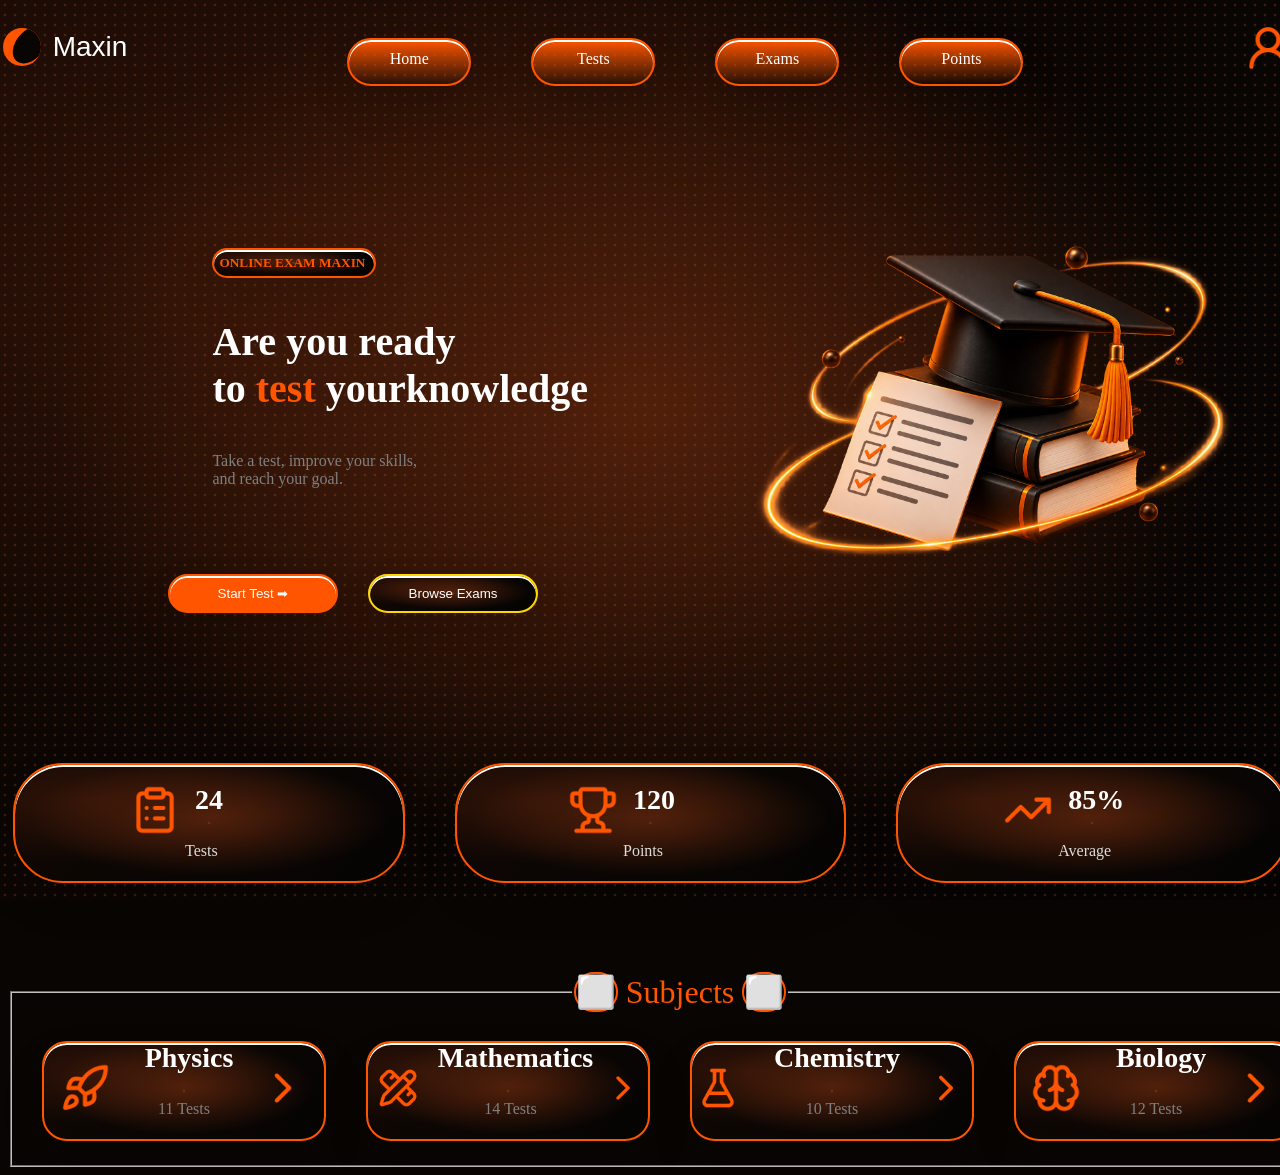
<file: index.html>
<!doctype html>
<html lang="en">
  <head>
    <meta name="viewport" content="width=device-width, initial-scale=1.0">
    <title>Website</title>
    <link rel="icon" href="asset/icon/rocket.png" type="image/png" />
    <link rel="stylesheet" href="CSS/home.css" />
  </head>
  <body>
      <header>
       <div class="logo">
         <div class="logo-icon">
           <span></span>
         </div>
         <h2>Maxin</h2>
       </div>
       <div class="logo-center">
         <a href="https://my-education-website-1386.vercel.app/points.html">Points</a>
         <a href="https://my-education-website-1386.vercel.app/exams.html">Exams</a>
         <a href="https://my-education-website-1386.vercel.app/tests.html">Tests</a>
         <a href="https://my-education-website-1386.vercel.app/">Home</a>
       </div>
       <a href="#"><div class="icon-image"></div></a>
     </header>
     <main>
       <aside class="aside-1">
         <section class="center-main">
           <img
             src="کلاه فارغ_التحصیلی و کتاب_های درخشان.png"
             alt=""
             width="500"
           />
         </section>
         <div class="texts-main">
         <section class="text-main">
           <h5>ONLINE EXAM MAXIN</h5>
           <h1>Are you ready <br />to <span>test</span> yourknowledge</h1>
           <p>
             Take a test, improve your skills,<br />
             and reach your goal.
           </p>
         </section>
       </aside>
       <aside class="aside-2">
         <section class="button-main">
           <button id="button-browse">Browse Exams</button>
           <button id="button-start">Start Test ➡</button>
         </section>
         </div>
       </aside>
       <aside class="aside-3">
         <section>
 
           <!-- pack-icon-2 -->
           <div class="pack-icon-2">
             <div class="text-icon-2">
               <p id="p-icon-2">Average</p>
               <h3>85%</h3>
             </div>
             <div class="ring-icon"></div>
           </div>
 
           <!-- pack-icon-3 -->
            <div class="pack-icon-3">
             <div class="text-icon-3">
               <p id="p-icon-3">Points</p>
               <h3>120</h3>
             </div>
             <div class="trophy-icon"></div>
           </div>
 
           <!-- pack-icon-1 -->
           <div class="pack-icon-1">
             <div class="text-icon-1">
               <p id="p-icon-1">Tests</p>
               <h3>24</h3>
             </div>
             <div class="test-icon"></div>
 
           </div>
         </section>
       </aside>
     </main>
     <br>
     <br>
     <br>
     <br>
     <br>
     <footer>
       <fieldset>
         <legend> <span>⬜</span> Subjects <span>⬜</span> </legend>
         <div class="pack-icon-footer">
           <!-- pack-icon-4 -->
            <div class="pack-icon-4">
             <div class="flash-icon"></div>
             <div class="text-icon-4">
               <p id="p-icon-4">12 Tests</p>
               <h3>Biology</h3>
             </div>
             <div class="biology-icon"></div>
           </div>
 
           <!-- pack-icon-5 -->
            <div class="pack-icon-5">
             <div class="flash-icon"></div>
             <div class="text-icon-5">
               <p id="p-icon-5">10 Tests</p>
               <h3>Chemistry</h3>
             </div>
             <div class="chemistry-icon"></div>
           </div>
           
           <!-- pack-icon-6 -->
            <div class="pack-icon-6">
             <div class="flash-icon"></div>
             <div class="text-icon-6">
               <p id="p-icon-6">14 Tests</p>
               <h3>Mathematics</h3>
             </div>
             <div class="mathematics-icon"></div>
           </div>
           
           <!-- pack-icon-7 -->
            <div class="pack-icon-7">
             <div class="flash-icon"></div>
             <div class="text-icon-7">
               <p id="p-icon-7">11 Tests</p>
               <h3>Physics</h3>
             </div>
             <div class="physics-icon"></div>
           </div>
         </div>
       </fieldset>
     </footer>
  </body>
</html>
</file>
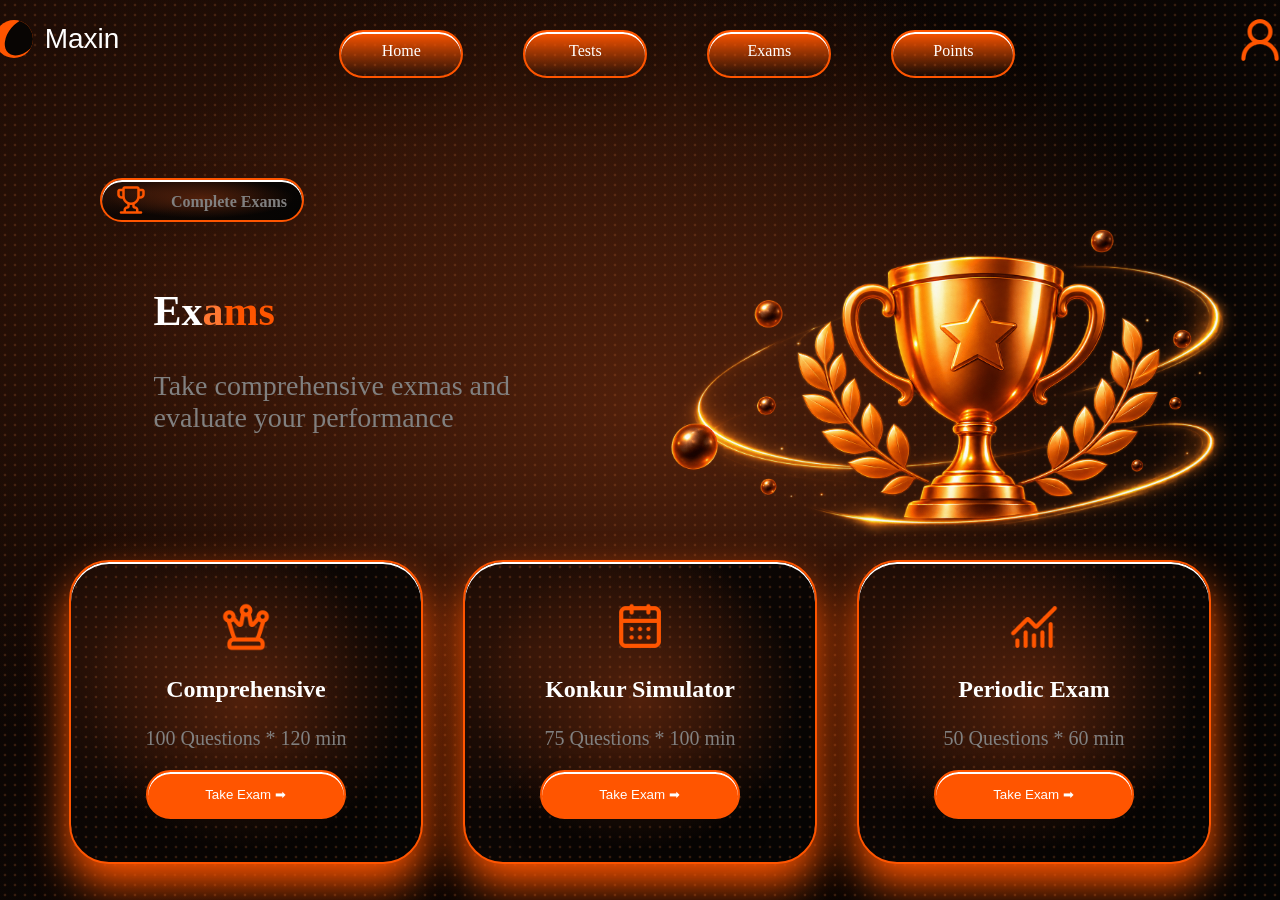
<file: exams.html>
<!doctype html>
<html lang="en">
  <head>
    <meta name="viewport" content="width=device-width, initial-scale=1.0" />
    <title>Website</title>
    <link rel="icon" href="asset/icon/rocket.png" type="image/png" />
    <link rel="stylesheet" href="./CSS/exams.css" />
  </head>
  <body>
    <header>
      <div class="logo">
        <div class="logo-icon">
          <span></span>
        </div>
        <h2>Maxin</h2>
      </div>
      <div class="logo-center">
        <a href="https://my-education-website-1386.vercel.app/points.html">Points</a>
        <a href="https://my-education-website-1386.vercel.app/exams.html">Exams</a>
        <a href="https://my-education-website-1386.vercel.app/tests.html">Tests</a>
        <a href="https://my-education-website-1386.vercel.app/">Home</a>
      </div>
      <a href="#"><div class="icon-image"></div></a>
    </header>

    <!-- Main -->
    <main>
      <aside>
        <section class="complete-exams">
          <b class="text-icon-1">Complete Exams</b>
          <div class="icon-exams"></div>
        </section>
        <div class="setting-center">
          <img src="cup.png" alt="" width="600" class="cup-center" />
          <div class="text-main">
            <h1>
              Ex<span class="text-a">a</span><span class="text-ms">ms</span>
            </h1>
            <p class="p-center">
              Take comprehensive exmas and<br />evaluate your performance
            </p>
          </div>
        </div>
      </aside>
    </main>

    <!-- Footer -->
    <footer>
      <div class="cards">
        <!-- card 3 -->
        <div class="card-3">
          <div class="icon-card-3"></div>
          <h3>Periodic Exam</h3>
          <p class="p-card">50 Questions * 60 min</p>
          <div class="mix-button">
            <div class="arrow-card"></div>
            <button class="button-card">Take Exam ➡</button>
          </div>
        </div>

        <!-- card 2 -->
        <div class="card-2">
          <div class="icon-card-2"></div>
          <h3>Konkur Simulator</h3>
          <p class="p-card">75 Questions * 100 min</p>
          <div class="mix-button">
            <div class="arrow-card"></div>
            <button class="button-card">Take Exam ➡</button>
          </div>
        </div>

        <!-- card 1 -->
        <div class="card-1">
          <div class="icon-card-1"></div>
          <h3>Comprehensive</h3>
          <p class="p-card">100 Questions * 120 min</p>
          <div class="mix-button">
            <button class="button-card">Take Exam ➡</button>
          </div>
        </div>
      </div>
    </footer>
  </body>
</html>
</file>
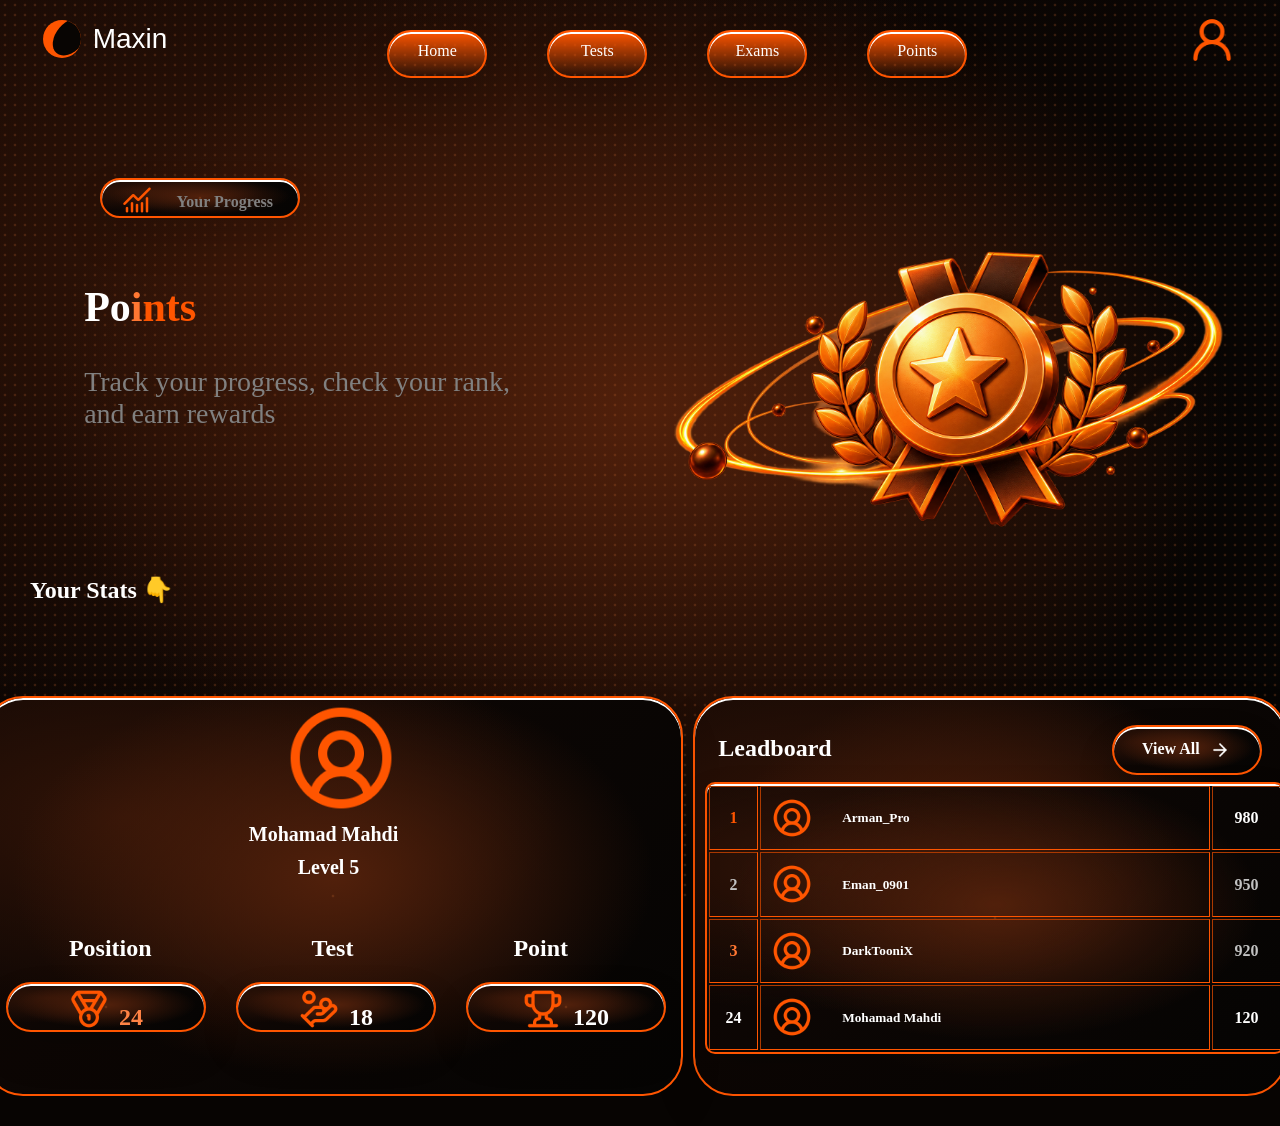
<file: points.html>
<!doctype html>
<html lang="en">
  <head>
    <meta name="viewport" content="width=device-width, initial-scale=1.0" />
    <title>Website</title>
    <link rel="icon" href="asset/icon/rocket.png" type="image/png" />
    <link rel="stylesheet" href="CSS/points.css" />
  </head>
  <body>
    <!-- Header -->
    <header>
      <div class="logo">
        <div class="logo-icon">
          <span></span>
        </div>
        <h2>Maxin</h2>
      </div>
      <div class="logo-center">
        <a href="https://my-education-website-1386.vercel.app/points.html">Points</a>
        <a href="https://my-education-website-1386.vercel.app/exams.html">Exams</a>
        <a href="https://my-education-website-1386.vercel.app/tests.html">Tests</a>
        <a href="https://my-education-website-1386.vercel.app/">Home</a>
      </div>
      <a href="#"><div class="icon-image"></div></a>
    </header>

    <!-- Main -->
    <main>
      <aside>
        <section class="your-progress">
          <b class="text-icon-1">Your Progress</b>
          <div class="icon-progress"></div>
        </section>
        <div class="setting-center">
          <img src="medals.png" alt="" width="600" class="medals-center" />
          <div class="text-main">
            <h1>
              Po<span class="text-i">i</span><span class="text-nts">nts</span>
            </h1>
            <p class="p-center">
              Track your progress, check your rank,<br />
              and earn rewards
            </p>
          </div>
        </div>
      </aside>
    </main>

    <!-- Footer -->
    <footer>
      <section class="section-left">
        <h1 class="h1-footer">Your Stats 👇</h1>
        <br />
        <br />
        <br />
        <br />
        <div class="setting-footer-pack">
          <div class="footer-text-right">
            <div class="mix-footer-right">

             <div class="text-up-right-footer">
               <div class="view-all">
                 <div class="icon-arrow-footer-right"></div>
                 <h2 class="h-view-all">View All</h2>
               </div>
               <h1 class="h1-footer-right">Leadboard</h1>
             </div>

             <table border="1">
  
                <!-- tr-1 -->
                <tr>
                  <th><p class="p-tr-1">1</p></th>
                  <th class="mix-icon-text">
                    <h5 class="h5-tr-mix">Arman_Pro</h5>
                    <div class="icon-table"></div>
                  </th>
                  <th><h4 class="h4-tr-1">980</h4></th>
                </tr>
  
                <!-- tr-2 -->
                 <tr>
                  <th><p class="p-tr-2">2</p></th>
                  <th class="mix-icon-text">
                    <h5 class="h5-tr-mix">Eman_0901</h5>
                    <div class="icon-table"></div>
                  </th>
                  <th><h4 class="h4-tr-2">950</h4></th>
                 </tr>
  
                 <!-- tr-3 -->
                  <tr>
                    <th><p class="p-tr-3">3</p></th>
                    <th class="mix-icon-text">
                      <h5 class="h5-tr-mix">DarkTooniX</h5>
                      <div class="icon-table"></div>
                    </th>
                    <th><h4 class="h4-tr-3">920</h4></th>
                  </tr>
  
                  <!-- tr-4 -->
                   <tr claas="tr-4">
                    <th><p class="p-tr-4">24</p></th>
                    <th class="mix-icon-text">
                      <h5 class="h5-tr-mix">Mohamad Mahdi</h5>
                      <div class="icon-table"></div>
                    </th>
                    <th><h4 class="h4-tr-4">120</h4></th>
                   </tr>
              </table>
            </div>
          </div>

          <!-- footer left -->
          <div class="footer-text-left">
            <div class="pack-text-footer-left">
              <div class="t-f-l">
                <b class="b-footer-left-2">Level 5</b>
                <b class="b-footer-left">Mohamad Mahdi</b>
                <div class="icon-footer-1"></div>
              </div>
              <br />
              <br />
              <div class="pack-up-h1-footer">
                <h1 class="point-h1">Point</h1>
                <h1 class="progress-h1">Test</h1>
                <h1 class="position-h1">Position</h1>
              </div>

              <!-- icon footer-down -->
              <div class="icon-footer-down">
                <div class="pack-medals-footer">
                  <h1 class="h1-point-footer">120</h1>
                  <div class="icon-medals-footer"></div>
                </div>

                <div class="pack-progress-footer">
                  <h1 class="h1-tests-footer">18</h1>
                  <div class="icon-progress-footer"></div>
                </div>
              
                <div class="pack-number-footer">
                  <h1 class="h1-number-footer">24</h1>
                  <div class="icon-number-footer"></div>
                </div>
              </div>
            </div>
          </div>
      </section>
    </footer>
  </body>
</html>
</file>
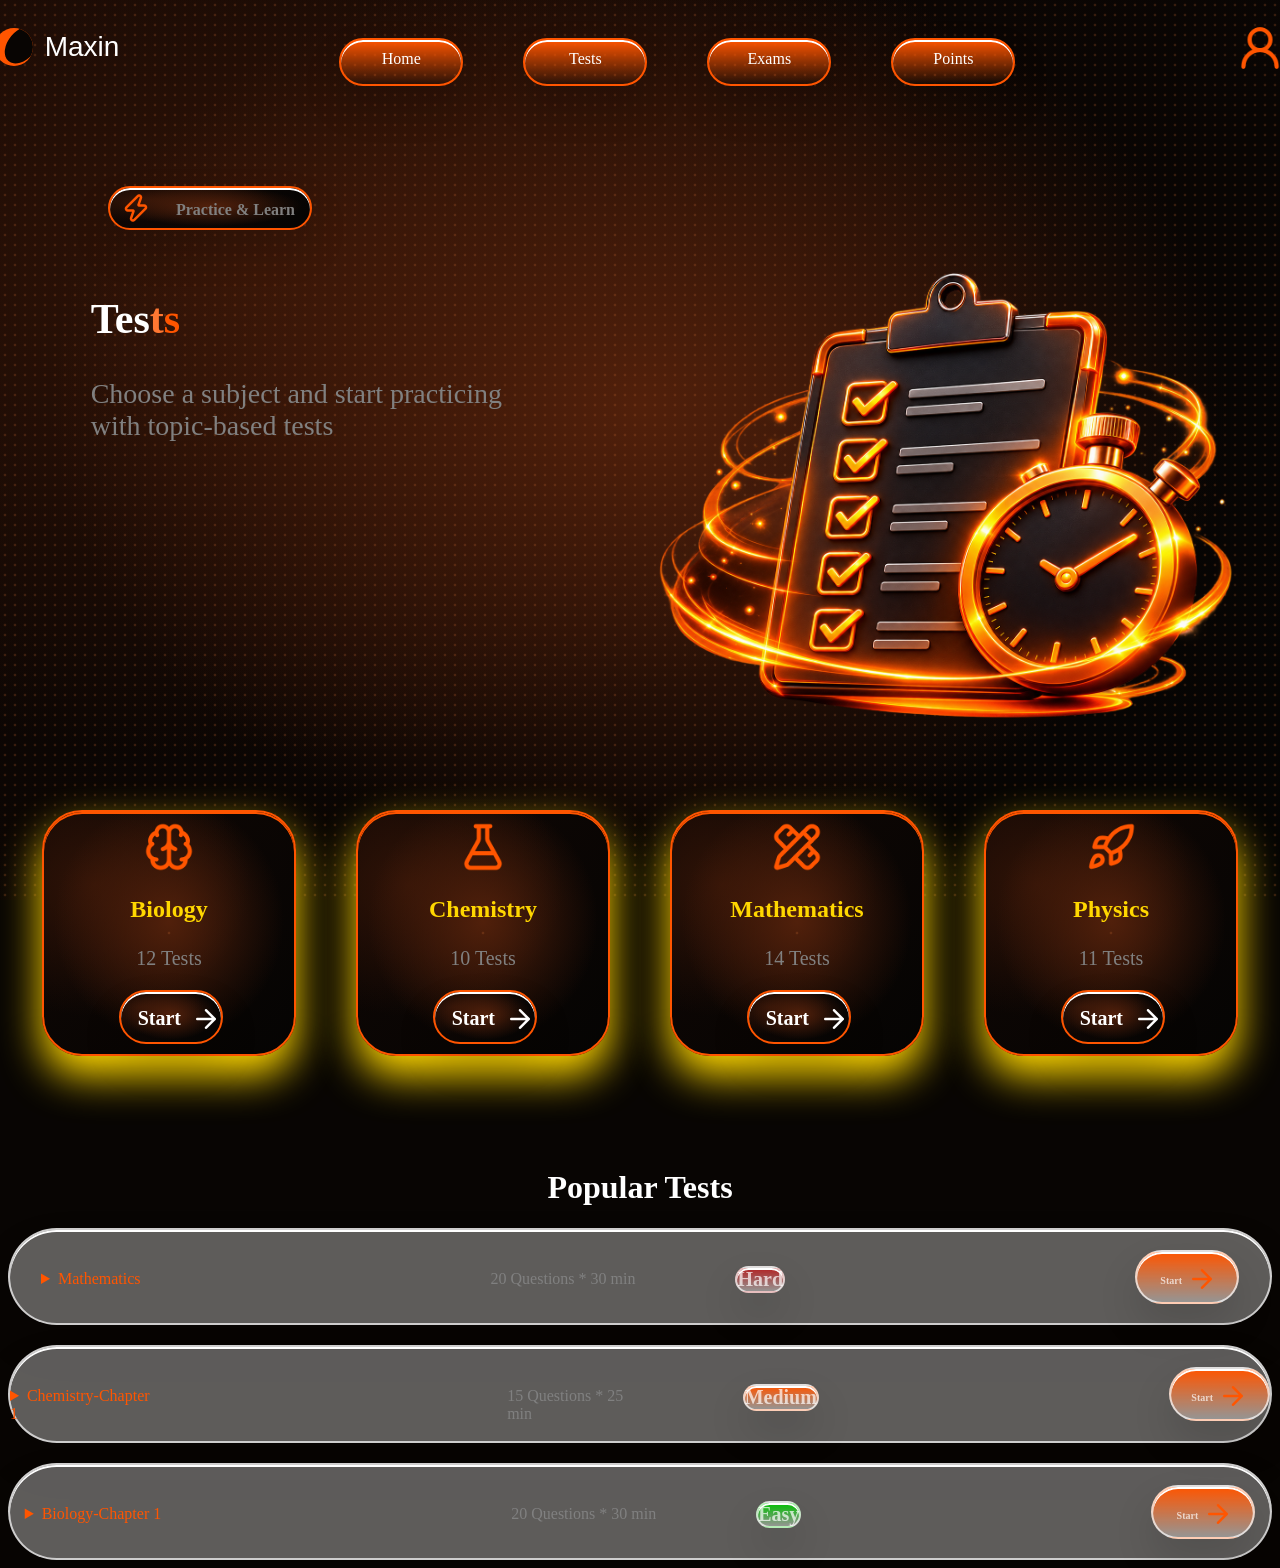
<file: tests.html>
<!DOCTYPE html>
<html lang="en">
  <head>
    <meta name="viewport" content="width=device-width, initial-scale=1.0" />
    <title>Website</title>
    <link rel="icon" href="asset/icon/rocket.png" type="image/png" />
    <link rel="stylesheet" href="./CSS/tests.css" />
  </head>
  <body>
    <header>
      <div class="logo">
        <div class="logo-icon">
          <span></span>
        </div>
        <h2>Maxin</h2>
      </div>
      <div class="logo-center">
        <a href="https://my-education-website-1386.vercel.app/points.html">Points</a>
        <a href="https://my-education-website-1386.vercel.app/exams.html">Exams</a>
        <a href="https://my-education-website-1386.vercel.app/tests.html">Tests</a>
        <a href="https://my-education-website-1386.vercel.app/">Home</a>
      </div>
      <a href="#"><div class="icon-image"></div></a>
    </header>
    <main>
      <aside>
        <section class="practice-learn">
          <b class="text-icon-1">Practice & Learn</b>
          <div class="icon-practice"></div>
        </section>
        <div class="setting-center">
          <img src="Neon Clipboard and Stopwatch Icon.png" alt="" width="600" class="clock-center" />
          <div class="text-main">
            <h1>
              Tes<span class="text-t">t</span><span class="text-s">s</span>
            </h1>
            <p class="p-center">
              Choose a subject and start practicing <br> with topic-based tests
            </p>
          </div>
        </div>
      </aside>
      <aside class="aside-2">
        <div class="cards">
           <div class="card-4">
            <div class="icon-4"></div>
            <h3>Physics</h3>
            <p class="p-card">11 Tests</p>
            <div class="mix-button">
              <div class="icon-arrow"></div>
              <h5>Start</h5>
            </div>
          </div>
          <div class="card-3">
            <div class="icon-3"></div>
            <h3>Mathematics</h3>
            <p class="p-card">14 Tests</p>
            <div class="mix-button">
              <div class="icon-arrow"></div>
              <h5>Start</h5>
            </div>
          </div>
          <div class="card-2">
            <div class="icon-2"></div>
            <h3>Chemistry</h3>
            <p class="p-card">10 Tests</p>
            <div class="mix-button">
              <div class="icon-arrow"></div>
              <h5>Start</h5>
            </div>
          </div>
          <div class="card-1">
            <div class="icon-1"></div>
            <h3>Biology</h3>
            <p class="p-card">12 Tests</p>
            <div class="mix-button">
              <div class="icon-arrow"></div>
              <h5>Start</h5>
            </div>
          </div>
        </div>
      </aside>
    </main>
    <br>
    <br>
    <br>
    <br>
    <footer>
      <h1 class="text-footer">Popular Tests</h1>
      <aside class="aside-footer">
        <div class="packs">
          <!-- pack-1 -->
          <div class="pack-1">
            <div class="mix-button-2">
              <div class="icon-footer"></div>
              <h6>Start</h6>
            </div>
            <section class="section-pack">
              <h4 class="Easy">Easy</h4>
              <p class="p-point">20 Questions * 30 min</p>
            </section>
              <details>
                <summary>Biology-Chapter 1</summary>
              </details>
          </div>
            
            <!-- pack-2 -->
            <div class="pack-2">
              <div class="mix-button-2">
                <div class="icon-footer"></div>
                <h6>Start</h6>
              </div>
              <section class="section-pack">
                <h4 class="Medium">Medium</h4>
                <p class="p-point">15 Questions * 25 min</p>
              </section>
                <details>
                  <summary>Chemistry-Chapter 1</summary>
                </details>
            </div>

            <!-- pack-3 -->
            <div class="pack-3">
              <div class="mix-button-2">
                <div class="icon-footer"></div>
                <h6>Start</h6>
              </div>
              <section class="section-pack">
                <h4 class="Hard">Hard</h4>
                <p class="p-point">20 Questions * 30 min</p>
              </section>
              <details>
                <summary>Mathematics</summary>
              </details>
           </div>
        </div>
      </aside>
    </footer>
  </body>
</html>
</file>
<file: CSS/home.css>
body {
  width: 100%;
  background-image: radial-gradient(
    circle,
    rgba(190, 100, 45, 0.35) 1px,
    transparent 1.7px
  );

  background-size: 10px 10px;
}

body {
  background-color: #080503;

  background-image:
    radial-gradient(circle, rgba(190, 100, 45, 0.25) 1px, transparent 1.7px),
    radial-gradient(ellipse at 50% 45%, #51200b, transparent 65%),
    radial-gradient(ellipse at 20% 30%, #301307, transparent 55%),
    linear-gradient(135deg, #100704, #050403);

  background-size:
    10px 10px,
    100% 100%,
    100% 100%,
    100% 100%;

  background-attachment: fixed;
}

header {
  display: flex;
  gap: 220px;
  justify-content: center;
}

.icon-image {
  width: 50px;
  height: 50px;
  background-color: #ff5500;

  mask-image: url("./asset/icon/user-round.png");

  mask-size: contain;

  mask-repeat: no-repeat;

  mask-position: center;

  margin-top: 15px;
  transition: 0.3s ease-in-out;
}

.icon-image:hover {
  background-color: wheat;
  transform: scale(1.1);
}

.logo {
  display: flex;
  align-items: center;
  gap: 12px;
  font-family: Arial, sans-serif;
  color: white;
}

.logo h2 {
  font-size: 28px;
  font-weight: 500;
}

.logo-icon {
  width: 38px;
  height: 38px;
  background: #ff5500;
  border-radius: 50%;
  position: relative;
  overflow: hidden;
}

.logo-icon span {
  position: absolute;
  width: 28px;
  height: 42px;
  background: #080503;
  border-radius: 50%;
  transform: rotate(40deg);
  top: -4px;
  left: 13px;
}

.logo-center {
  display: flex;
  flex-direction: row-reverse;

  gap: 60px;
  margin-top: 30px;
}

.logo-center a {
  background:
    radial-gradient(circle, rgba(190, 100, 45, 0.25) 1px, transparent 1.7px),
    radial-gradient(ellipse at 50% 45%, #51200b, transparent 65%),
    radial-gradient(ellipse at 20% 30%, #301307, transparent 55%),
    linear-gradient(135deg, #100704, #050403);
  border-radius: 999px;
  border: 2px solid #ff5500;
  box-shadow:
    inset 0 2px #fff,
    0 20px 40px #0002;
  background-image: linear-gradient(#ff5500, #0000);
  width: 100px;
  text-align: center;
  padding: 10px;
  text-decoration: none;
  color: white;
  transition: 0.3s ease-in-out;
  transform: scale(1);
}

.logo-center a:hover {
  color: orange;
  transform: scale(1.1);
}

.center-main {
  text-align: right;
  margin-top: 150px;
  margin-right: 50px;
}

.aside-1 {
  display: flex;
  flex-direction: row-reverse;
}

.aside-2 {
  text-align: center;
}

.text-main {
  color: orange;
  margin-right: 150px;
}

h5 {
  background:
    radial-gradient(circle, rgba(190, 100, 45, 0.25) 1px, transparent 1.7px),
    radial-gradient(ellipse at 50% 45%, #51200b, transparent 65%),
    radial-gradient(ellipse at 20% 30%, #301307, transparent 55%),
    linear-gradient(135deg, #100704, #050403);
  border-radius: 999px;
  border: 2px solid #ff5500;
  box-shadow:
    inset 0 2px #fff,
    0 20px 40px #0002;
  background-image:
    radial-gradient(circle, rgba(190, 100, 45, 0.25) 1px, transparent 1.7px),
    radial-gradient(ellipse at 50% 45%, #51200b, transparent 65%),
    radial-gradient(ellipse at 20% 30%, #301307, transparent 55%),
    linear-gradient(135deg, #100704, #050403);
  max-width: 150px;
  padding: 5px;
  color: #ff5500;
}

h1 {
  color: white;
  font-size: 40px;
}

span {
  color: #ff5500;
}

p {
  color: gray;
}

.texts-main {
  display: flex;
  flex-direction: column-reverse;
  gap: 50px;
  margin-bottom: 70px;
}

.button-main {
  margin-right: 750px;
  display: flex;
  flex-direction: row-reverse;
  gap: 30px;
}

#button-start {
  background:
    radial-gradient(circle, rgba(190, 100, 45, 0.25) 1px, transparent 1.7px),
    radial-gradient(ellipse at 50% 45%, #51200b, transparent 65%),
    radial-gradient(ellipse at 20% 30%, #301307, transparent 55%),
    linear-gradient(135deg, #100704, #050403);
  border-radius: 999px;
  border: 2px solid #ff5500;
  box-shadow:
    inset 0 2px #fff,
    0 20px 40px #0002;
  background-image: linear-gradient(#ff5500, #ff5500);
  width: 170px;
  padding: 10px;
  color: white;
  cursor: pointer;
  transition: 0.3s ease-in-out;
}

#button-start:hover {
  color: black;
}

#button-browse {
  background:
    radial-gradient(circle, rgba(190, 100, 45, 0.25) 1px, transparent 1.7px),
    radial-gradient(ellipse at 50% 45%, #51200b, transparent 65%),
    radial-gradient(ellipse at 20% 30%, #301307, transparent 55%),
    linear-gradient(135deg, #100704, #050403);
  border-radius: 999px;
  border: 2px solid gold;
  box-shadow:
    inset 0 2px #fff,
    0 20px 40px #0002;
  background-image:
    radial-gradient(circle, rgba(190, 100, 45, 0.25) 1px, transparent 1.7px),
    radial-gradient(ellipse at 50% 45%, #51200b, transparent 65%),
    radial-gradient(ellipse at 20% 30%, #301307, transparent 55%),
    linear-gradient(135deg, #100704, #050403);
  padding: 10px;
  width: 170px;
  color: white;
  cursor: pointer;
  transition: 0.3s ease-in-out;
}

#button-browse:hover {
  color: gold;
}

.aside-3 section {
  display: flex;
  flex-direction: row-reverse;
  gap: 50px;
  justify-content: center;
  margin-left: 5px;
  height: 120px;
  margin-top: 150px;
}

.aside-3 section h3 {
  color: white;
}

.pack-icon-1 {
  display: flex;
  flex-direction: row-reverse;
  gap: 5px;
  background:
    radial-gradient(circle, rgba(190, 100, 45, 0.25) 1px, transparent 1.7px),
    radial-gradient(ellipse at 50% 45%, #51200b, transparent 65%),
    radial-gradient(ellipse at 20% 30%, #301307, transparent 55%),
    linear-gradient(135deg, #100704, #050403);
  border-radius: 50px;
  border: 2px solid #ff5500;
  box-shadow:
    inset 0 2px #fff,
    0 20px 40px #0002;
  background-image:
    radial-gradient(circle, rgba(190, 100, 45, 0.25) 1px, transparent 1.7px),
    radial-gradient(ellipse at 50% 45%, #51200b, transparent 65%),
    radial-gradient(ellipse at 20% 30%, #301307, transparent 55%),
    linear-gradient(135deg, #100704, #050403);
  width: 400px;
  padding: 5px;
  justify-content: center;
}

.test-icon {
  width: 50px;
  height: 50px;
  background-color: #ff5500;

  mask: url(./asset/icon/clipboard-list.png);
  mask-size: contain;
  mask-repeat: no-repeat;
  mask-position: center;
  margin-top: 15px;
}

.text-icon-1 {
  display: flex;
  flex-direction: column-reverse;
}

.text-icon-1 h3 {
  margin-left: 10px;
  margin-bottom: 10px;
  font-size: 28px;
}

.text-icon-1 #p-icon-1 {
  margin-right: 70px;
  color: gainsboro;
}

.pack-icon-2 {
  display: flex;
  flex-direction: row-reverse;
  gap: 5px;
  background:
    radial-gradient(circle, rgba(190, 100, 45, 0.25) 1px, transparent 1.7px),
    radial-gradient(ellipse at 50% 45%, #51200b, transparent 65%),
    radial-gradient(ellipse at 20% 30%, #301307, transparent 55%),
    linear-gradient(135deg, #100704, #050403);
  border-radius: 50px;
  border: 2px solid #ff5500;
  box-shadow:
    inset 0 2px #fff,
    0 20px 40px #0002;
  background-image:
    radial-gradient(circle, rgba(190, 100, 45, 0.25) 1px, transparent 1.7px),
    radial-gradient(ellipse at 50% 45%, #51200b, transparent 65%),
    radial-gradient(ellipse at 20% 30%, #301307, transparent 55%),
    linear-gradient(135deg, #100704, #050403);
  width: 400px;
  padding: 5px;
  justify-content: center;
}

.ring-icon {
  width: 50px;
  height: 50px;
  background-color: #ff5500;

  mask: url(./asset/icon/trending-up.png);
  mask-size: contain;
  mask-repeat: no-repeat;
  mask-position: center;
  margin-top: 15px;
}

.text-icon-2 {
  display: flex;
  flex-direction: column-reverse;
}

.text-icon-2 h3 {
  margin-left: 10px;
  margin-bottom: 10px;
  font-size: 28px;
}

.text-icon-2 #p-icon-2 {
  margin-right: 70px;
  color: gainsboro;
}

.pack-icon-3 {
  display: flex;
  flex-direction: row-reverse;
  gap: 5px;
  background:
    radial-gradient(circle, rgba(190, 100, 45, 0.25) 1px, transparent 1.7px),
    radial-gradient(ellipse at 50% 45%, #51200b, transparent 65%),
    radial-gradient(ellipse at 20% 30%, #301307, transparent 55%),
    linear-gradient(135deg, #100704, #050403);
  border-radius: 50px;
  border: 2px solid #ff5500;
  box-shadow:
    inset 0 2px #fff,
    0 20px 40px #0002;
  background-image:
    radial-gradient(circle, rgba(190, 100, 45, 0.25) 1px, transparent 1.7px),
    radial-gradient(ellipse at 50% 45%, #51200b, transparent 65%),
    radial-gradient(ellipse at 20% 30%, #301307, transparent 55%),
    linear-gradient(135deg, #100704, #050403);
  width: 400px;
  padding: 5px;
  justify-content: center;
}

.trophy-icon {
  width: 50px;
  height: 50px;
  background-color: #ff5500;

  mask: url(./asset/icon/trophy.png);
  mask-size: contain;
  mask-repeat: no-repeat;
  mask-position: center;
  margin-top: 15px;
}

.text-icon-3 {
  display: flex;
  flex-direction: column-reverse;
}

.text-icon-3 h3 {
  margin-left: 10px;
  margin-bottom: 10px;
  font-size: 28px;
}

.text-icon-3 #p-icon-3 {
  margin-right: 70px;
  color: gainsboro;
}

fieldset {
  display: flex;
  flex-direction: row-reverse;
  height: 130px;
  padding: 30px;
}

legend {
  text-align: center;
  color: #ff5500;
  font-size: 32px;
}

legend span {
  border: 2px solid #ff5500;
  border-radius: 30px;
}

.pack-icon-4 {
  display: flex;
  flex-direction: row-reverse;
  gap: 25px;
  background:
    radial-gradient(circle, rgba(190, 100, 45, 0.25) 1px, transparent 1.7px),
    radial-gradient(ellipse at 50% 45%, #51200b, transparent 65%),
    radial-gradient(ellipse at 20% 30%, #301307, transparent 55%),
    linear-gradient(135deg, #100704, #050403);
  border-radius: 25px;
  border: 2px solid #ff5500;
  box-shadow:
    inset 0 2px #fff,
    0 20px 40px #0002;
  background-image:
    radial-gradient(circle, rgba(190, 100, 45, 0.25) 1px, transparent 1.7px),
    radial-gradient(ellipse at 50% 45%, #51200b, transparent 65%),
    radial-gradient(ellipse at 20% 30%, #301307, transparent 55%),
    linear-gradient(135deg, #100704, #050403);
  width: 270px;
  padding: 5px;
  justify-content: center;
  text-align: center;
}

.biology-icon {
  width: 50px;
  height: 50px;
  background-color: #ff5500;

  mask: url(./asset/icon/brain.png);
  mask-size: contain;
  mask-repeat: no-repeat;
  mask-position: center;
  margin-top: 15px;
}

.text-icon-4 {
  display: flex;
  flex-direction: column-reverse;
}

.text-icon-4 h3 {
  margin-left: 10px;
  margin-bottom: 10px;
  font-size: 28px;
  color: white;
}

.text-icon-4 #p-icon-3 {
  margin-right: 70px;
  color: gainsboro;
}

.pack-icon-5 {
  display: flex;
  flex-direction: row-reverse;
  gap: 25px;
  background:
    radial-gradient(circle, rgba(190, 100, 45, 0.25) 1px, transparent 1.7px),
    radial-gradient(ellipse at 50% 45%, #51200b, transparent 65%),
    radial-gradient(ellipse at 20% 30%, #301307, transparent 55%),
    linear-gradient(135deg, #100704, #050403);
  border-radius: 25px;
  border: 2px solid #ff5500;
  box-shadow:
    inset 0 2px #fff,
    0 20px 40px #0002;
  background-image:
    radial-gradient(circle, rgba(190, 100, 45, 0.25) 1px, transparent 1.7px),
    radial-gradient(ellipse at 50% 45%, #51200b, transparent 65%),
    radial-gradient(ellipse at 20% 30%, #301307, transparent 55%),
    linear-gradient(135deg, #100704, #050403);
  width: 270px;
  padding: 5px;
  justify-content: center;
  text-align: center;
}

.chemistry-icon {
  width: 50px;
  height: 50px;
  background-color: #ff5500;

  mask: url(./asset/icon/flask-conical.png);
  mask-size: contain;
  mask-repeat: no-repeat;
  mask-position: center;
  margin-top: 15px;
}

.text-icon-5 {
  display: flex;
  flex-direction: column-reverse;
}

.text-icon-5 h3 {
  margin-left: 10px;
  margin-bottom: 10px;
  font-size: 28px;
  color: white;
}

.text-icon-5 #p-icon-3 {
  margin-right: 70px;
  color: gainsboro;
}

.pack-icon-6 {
  display: flex;
  flex-direction: row-reverse;
  gap: 10px;
  background:
    radial-gradient(circle, rgba(190, 100, 45, 0.25) 1px, transparent 1.7px),
    radial-gradient(ellipse at 50% 45%, #51200b, transparent 65%),
    radial-gradient(ellipse at 20% 30%, #301307, transparent 55%),
    linear-gradient(135deg, #100704, #050403);
  border-radius: 25px;
  border: 2px solid #ff5500;
  box-shadow:
    inset 0 2px #fff,
    0 20px 40px #0002;
  background-image:
    radial-gradient(circle, rgba(190, 100, 45, 0.25) 1px, transparent 1.7px),
    radial-gradient(ellipse at 50% 45%, #51200b, transparent 65%),
    radial-gradient(ellipse at 20% 30%, #301307, transparent 55%),
    linear-gradient(135deg, #100704, #050403);
  width: 270px;
  padding: 5px;
  justify-content: center;
  text-align: center;
}

.mathematics-icon {
  width: 50px;
  height: 50px;
  background-color: #ff5500;
  mask: url(./asset/icon/pencil-ruler.png);
  mask-size: contain;
  mask-repeat: no-repeat;
  mask-position: center;
  margin-top: 15px;
  margin-left: 5px;
}

.text-icon-6 {
  display: flex;
  flex-direction: column-reverse;
}

.text-icon-6 h3 {
  margin-left: 10px;
  margin-bottom: 10px;
  font-size: 28px;
  color: white;
}

.text-icon-6 #p-icon-3 {
  margin-right: 70px;
  color: gainsboro;
}

.pack-icon-7 {
  display: flex;
  flex-direction: row-reverse;
  gap: 25px;
  background:
    radial-gradient(circle, rgba(190, 100, 45, 0.25) 1px, transparent 1.7px),
    radial-gradient(ellipse at 50% 45%, #51200b, transparent 65%),
    radial-gradient(ellipse at 20% 30%, #301307, transparent 55%),
    linear-gradient(135deg, #100704, #050403);
  border-radius: 25px;
  border: 2px solid #ff5500;
  box-shadow:
    inset 0 2px #fff,
    0 20px 40px #0002;
  background-image:
    radial-gradient(circle, rgba(190, 100, 45, 0.25) 1px, transparent 1.7px),
    radial-gradient(ellipse at 50% 45%, #51200b, transparent 65%),
    radial-gradient(ellipse at 20% 30%, #301307, transparent 55%),
    linear-gradient(135deg, #100704, #050403);
  width: 270px;
  padding: 5px;
  justify-content: center;
  text-align: center;
}

.physics-icon {
  width: 50px;
  height: 50px;
  background-color: #ff5500;

  mask: url(./asset/icon/rocket.png);
  mask-size: contain;
  mask-repeat: no-repeat;
  mask-position: center;
  margin-top: 15px;
}

.flash-icon {
  width: 50px;
  height: 50px;
  background-color: #ff5500;

  mask: url(./asset/icon/chevron-right.png);
  mask-size: contain;
  mask-repeat: no-repeat;
  mask-position: center;
  margin-top: 15px;
  cursor: pointer;
}

.text-icon-7 {
  display: flex;
  flex-direction: column-reverse;
}

.text-icon-7 h3 {
  margin-left: 10px;
  margin-bottom: 10px;
  font-size: 28px;
  color: white;
}

.text-icon-7 #p-icon-3 {
  margin-right: 70px;
  color: gainsboro;
}

.pack-icon-footer {
  display: flex;
  flex-direction: row-reverse;
  height: 100px;
  gap: 40px;
  margin-right: 20px;
}
</file>
<file: CSS/exams.css>
body {
  margin: 0;
  overflow-x: hidden;
}

body {
  background-image: radial-gradient(
    circle,
    rgba(190, 100, 45, 0.35) 1px,
    transparent 1.7px
  );

  background-size: 10px 10px;
}

body {
  background-color: #080503;

  background-image:
    radial-gradient(circle, rgba(190, 100, 45, 0.25) 1px, transparent 1.7px),
    radial-gradient(ellipse at 50% 45%, #51200b, transparent 65%),
    radial-gradient(ellipse at 20% 30%, #301307, transparent 55%),
    linear-gradient(135deg, #100704, #050403);

  background-size:
    10px 10px,
    100% 100%,
    100% 100%,
    100% 100%;

  background-attachment: fixed;
}

header {
  display: flex;
  gap: 220px;
  justify-content: center;
}

.icon-image {
  width: 50px;
  height: 50px;
  background-color: #ff5500;

  mask: url(asset/icon/user-round.png);
  mask-size: contain;
  mask-repeat: no-repeat;
  mask-position: center;
  margin-top: 15px;
  transition: 0.3s ease-in-out;
  transform: scale(1);
}

.icon-image:hover {
  background-color: wheat;
  transform: scale(1.1);
}

.logo {
  display: flex;
  align-items: center;
  gap: 12px;
  font-family: Arial, sans-serif;
  color: white;
}

.logo h2 {
  font-size: 28px;
  font-weight: 500;
}

.logo-icon {
  width: 38px;
  height: 38px;
  background: #ff5500;
  border-radius: 50%;
  position: relative;
  overflow: hidden;
}

.logo-icon span {
  position: absolute;
  width: 28px;
  height: 42px;
  background: #080503;
  border-radius: 50%;
  transform: rotate(40deg);
  top: -4px;
  left: 13px;
}

.logo-center {
  display: flex;
  flex-direction: row-reverse;

  gap: 60px;
  margin-top: 30px;
}

.logo-center a {
  background:
    radial-gradient(circle, rgba(190, 100, 45, 0.25) 1px, transparent 1.7px),
    radial-gradient(ellipse at 50% 45%, #51200b, transparent 65%),
    radial-gradient(ellipse at 20% 30%, #301307, transparent 55%),
    linear-gradient(135deg, #100704, #050403);
  border-radius: 999px;
  border: 2px solid #ff5500;
  box-shadow:
    inset 0 2px #fff,
    0 20px 40px #0002;
  background-image: linear-gradient(#ff5500, #0000);
  width: 100px;
  text-align: center;
  padding: 10px;
  text-decoration: none;
  color: white;
  transition: 0.3s ease-in-out;
  transform: scale(1);
}

.logo-center a:hover {
  color: orange;
  transform: scale(1.1);
}

.complete-exams {
  display: flex;
  flex-direction: row-reverse;
  gap: 25px;
  background:
    radial-gradient(circle, rgba(190, 100, 45, 0.25) 1px, transparent 1.7px),
    radial-gradient(ellipse at 50% 45%, #51200b, transparent 65%),
    radial-gradient(ellipse at 20% 30%, #301307, transparent 55%),
    linear-gradient(135deg, #100704, #050403);
  border-radius: 50px;
  border: 2px solid #ff5500;
  box-shadow:
    inset 0 2px #fff,
    0 20px 40px #0002;
  background-image:
    radial-gradient(circle, rgba(190, 100, 45, 0.25) 1px, transparent 1.7px),
    radial-gradient(ellipse at 50% 45%, #51200b, transparent 65%),
    radial-gradient(ellipse at 20% 30%, #301307, transparent 55%),
    linear-gradient(135deg, #100704, #050403);
  width: 200px;
  height: 40px;
}

.icon-exams {
  width: 30px;
  height: 30px;
  background-color: #ff5500;
  mask: url(asset/icon/trophy.png);
  mask-size: contain;
  mask-repeat: no-repeat;
  mask-position: center;
  margin-top: 5px;
}

.text-icon-1 {
  color: gray;
  margin-top: 13px;
  margin-right: 15px;
}

.setting-center {
  display: flex;
  flex-direction: row-reverse;
}

h1 {
  color: white;
}

.text-a {
  color: #ff7732;
}

.text-ms {
  color: #ff5500;
}

.p-center {
  color: gray;
}

.complete-exams {
  margin-left: 100px;
  margin-top: 100px;
}

.text-main {
  font-size: 28px;
  margin-right: 140px;
  margin-top: 30px;
}

.cup-center {
  margin-right: 30px;
  transform: skew(-2deg);
}

.cards {
  display: flex;
  flex-direction: row-reverse;
  gap: 40px;
  justify-content: center;
}

.card-1,
.card-2,
.card-3 {
  display: block;
  backdrop-filter: blur(24px) saturate(180%);
  background:
    radial-gradient(circle, rgba(190, 100, 45, 0.25) 1px, transparent 1.7px),
    radial-gradient(ellipse at 50% 45%, #51200b, transparent 65%),
    radial-gradient(ellipse at 20% 30%, #301307, transparent 55%),
    linear-gradient(135deg, #100704, #050403);
  border-radius: 40px;
  border: 2px solid #ff5500;
  box-shadow:
    inset 0 2px #fff,
    0 20px 40px #ff5500;
  background-color: #080503;

  background-image:
    radial-gradient(circle, rgba(190, 100, 45, 0.25) 1px, transparent 1.7px),
    radial-gradient(ellipse at 50% 45%, #51200b, transparent 65%),
    radial-gradient(ellipse at 20% 30%, #301307, transparent 55%),
    linear-gradient(135deg, #100704, #050403);

  background-size:
    10px 10px,
    100% 100%,
    100% 100%,
    100% 100%;
  width: 350px;
  height: 300px;
  text-align: center;
}

.icon-card-1 {
  margin-left: 150px;
  margin-top: 40px;
  width: 50px;
  height: 50px;
  background-color: #ff5500;
  mask: url(asset/icon/chess-queen.png);
  mask-size: contain;
  mask-repeat: no-repeat;
  mask-position: center;
}

.icon-card-2 {
  margin-top: 40px;
  margin-left: 150px;
  width: 50px;
  height: 50px;
  background-color: #ff5500;
  mask: url(asset/icon/calendar-days.png);
  mask-size: contain;
  mask-repeat: no-repeat;
  mask-position: center;
}

.icon-card-3 {
  margin-top: 40px;
  margin-left: 150px;
  width: 50px;
  height: 50px;
  background-color: #ff5500;
  mask: url(asset/icon/chart-no-axes-combined.png);
  mask-size: contain;
  mask-repeat: no-repeat;
  mask-position: center;
}

h3 {
  color: white;
  font-size: 24px;
}

.p-card {
  color: gray;
  font-size: 20px;
}

.mix-button {
  display: flex;
  flex-direction: row-reverse;
  justify-content: center;
}

.button-card {
  background:
    radial-gradient(circle, rgba(190, 100, 45, 0.25) 1px, transparent 1.7px),
    radial-gradient(ellipse at 50% 45%, #51200b, transparent 65%),
    radial-gradient(ellipse at 20% 30%, #301307, transparent 55%),
    linear-gradient(135deg, #100704, #050403);
  border-radius: 40px;
  border: 2px solid #ff5500;
  box-shadow:
    inset 0 2px #fff,
    0 20px 40px #0002;
  background-image: linear-gradient(#ff5500, #ff5500);
  color: white;
  width: 200px;
  padding: 15px;
  cursor: pointer;
  opacity: 1;
  transform: scale(1);
}

.button-card:hover {
  opacity: 0.95;
  transform: scale(1.05);
}
</file>
<file: CSS/points.css>
* {
  box-sizing: border-box;
}

img {
  max-width: 100%;
  height: auto;
}

body {
  margin: 0;
  overflow-x: hidden;
}

body {
  background-image: radial-gradient(
    circle,
    rgba(190, 100, 45, 0.35) 1px,
    transparent 1.7px
  );

  background-size: 10px 10px;
}

body {
  background-color: #080503;

  background-image:
    radial-gradient(circle, rgba(190, 100, 45, 0.25) 1px, transparent 1.7px),
    radial-gradient(ellipse at 50% 45%, #51200b, transparent 65%),
    radial-gradient(ellipse at 20% 30%, #301307, transparent 55%),
    linear-gradient(135deg, #100704, #050403);

  background-size:
    10px 10px,
    100% 100%,
    100% 100%,
    100% 100%;

  background-attachment: fixed;
}

header {
  display: flex;
  gap: 220px;
  justify-content: center;
}

.icon-image {
  width: 50px;
  height: 50px;
  background-color: #ff5500;

  mask: url(asset/icon/user-round.png);
  mask-size: contain;
  mask-repeat: no-repeat;
  mask-position: center;
  margin-top: 15px;
  transition: 0.3s ease-in-out;
  transform: scale(1);
}

.icon-image:hover {
  background-color: wheat;
  transform: scale(1.1);
}

.logo {
  display: flex;
  align-items: center;
  gap: 12px;
  font-family: Arial, sans-serif;
  color: white;
}

.logo h2 {
  font-size: 28px;
  font-weight: 500;
}

.logo-icon {
  width: 38px;
  height: 38px;
  background: #ff5500;
  border-radius: 50%;
  position: relative;
  overflow: hidden;
}

.logo-icon span {
  position: absolute;
  width: 28px;
  height: 42px;
  background: #080503;
  border-radius: 50%;
  transform: rotate(40deg);
  top: -4px;
  left: 13px;
}

.logo-center {
  display: flex;
  flex-direction: row-reverse;

  gap: 60px;
  margin-top: 30px;
}

.logo-center a {
  background:
    radial-gradient(circle, rgba(190, 100, 45, 0.25) 1px, transparent 1.7px),
    radial-gradient(ellipse at 50% 45%, #51200b, transparent 65%),
    radial-gradient(ellipse at 20% 30%, #301307, transparent 55%),
    linear-gradient(135deg, #100704, #050403);
  border-radius: 999px;
  border: 2px solid #ff5500;
  box-shadow:
    inset 0 2px #fff,
    0 20px 40px #0002;
  background-image: linear-gradient(#ff5500, #0000);
  width: 100px;
  text-align: center;
  padding: 10px;
  text-decoration: none;
  color: white;
  transition: 0.3s ease-in-out;
  transform: scale(1);
}

.logo-center a:hover {
  color: orange;
  transform: scale(1.1);
}

.your-progress {
  display: flex;
  flex-direction: row-reverse;
  gap: 25px;
  background:
    radial-gradient(circle, rgba(190, 100, 45, 0.25) 1px, transparent 1.7px),
    radial-gradient(ellipse at 50% 45%, #51200b, transparent 65%),
    radial-gradient(ellipse at 20% 30%, #301307, transparent 55%),
    linear-gradient(135deg, #100704, #050403);
  border-radius: 50px;
  border: 2px solid #ff5500;
  box-shadow:
    inset 0 2px #fff,
    0 20px 40px #0002;
  background-image:
    radial-gradient(circle, rgba(190, 100, 45, 0.25) 1px, transparent 1.7px),
    radial-gradient(ellipse at 50% 45%, #51200b, transparent 65%),
    radial-gradient(ellipse at 20% 30%, #301307, transparent 55%),
    linear-gradient(135deg, #100704, #050403);
  width: 200px;
  height: 40px;
}

.icon-progress {
  width: 30px;
  height: 30px;
  background-color: #ff5500;
  mask: url(asset/icon/chart-no-axes-combined.png);
  mask-size: contain;
  mask-repeat: no-repeat;
  mask-position: center;
  margin-top: 5px;
}

.text-icon-1 {
  color: gray;
  margin-top: 13px;
  margin-right: 25px;
}

.setting-center {
  display: flex;
  flex-direction: row-reverse;
}

h1 {
  color: white;
}

.text-i {
  color: #ff7732;
}

.text-nts {
  color: #ff5500;
}

.p-center {
  color: gray;
}

.your-progress {
  margin-left: 100px;
  margin-top: 100px;
}

.text-main {
  font-size: 28px;
  margin-right: 140px;
  margin-top: 30px;
}

.medals-center {
  margin-right: 30px;
}

.h1-footer {
  color: white;
}

.icon-footer-1 {
  width: 110px;
  height: 110px;
  background-color: #ff5500;
  mask: url(asset/icon/circle-user-round.png);
  mask-size: contain;
  mask-repeat: no-repeat;
  mask-position: center;
  margin-top: 5px;
  margin-left: 280px;
}

label {
  color: white;
}

.setting-footer-pack {
  display: flex;
  flex-direction: row-reverse;
  gap: 10px;
  justify-content: center;
  align-items: center;
  margin-bottom: 30px;
}

.footer-text-right {
  display: flex;
  flex-direction: column-reverse;
  background: #ffffff59;
  backdrop-filter: blur(24px) saturate(180%);
  border-radius: 40px;
  border: 2px solid #ff5500;
  box-shadow:
    inset 0 2px #fff,
    0 20px 40px #0002;
  background-image:
    radial-gradient(circle, rgba(190, 100, 45, 0.25) 1px, transparent 1.7px),
    radial-gradient(ellipse at 50% 45%, #51200b, transparent 65%),
    radial-gradient(ellipse at 20% 30%, #301307, transparent 55%),
    linear-gradient(135deg, #100704, #050403);
  height: 400px;
  width: 700px;
  background-color: #080503;
  margin-right: 10px;
}

.text-up-right-footer {
  display: flex;
  flex-direction: row-reverse;
}

.view-all {
  display: flex;
  flex-direction: row-reverse;
  background:
    radial-gradient(circle, rgba(190, 100, 45, 0.25) 1px, transparent 1.7px),
    radial-gradient(ellipse at 50% 45%, #51200b, transparent 65%),
    radial-gradient(ellipse at 20% 30%, #301307, transparent 55%),
    linear-gradient(135deg, #100704, #050403);
  border-radius: 40px;
  border: 2px solid #ff5500;
  box-shadow:
    inset 0 2px #fff,
    0 20px 40px #0002;
  background-image:
    radial-gradient(circle, rgba(190, 100, 45, 0.25) 1px, transparent 1.7px),
    radial-gradient(ellipse at 50% 45%, #51200b, transparent 65%),
    radial-gradient(ellipse at 20% 30%, #301307, transparent 55%),
    linear-gradient(135deg, #100704, #050403);
  width: 100px;
  height: 50px;
}

.h-view-all {
  color: white;
  font-size: 16px;
}

.icon-arrow-footer-right {
  width: 20px;
  height: 20px;
  background-color: white;
  mask: url(asset/icon/arrow-right.png);
  mask-size: contain;
  mask-repeat: no-repeat;
  mask-position: center;
  margin-top: 5px;
}

.t-f-l {
  display: flex;
  flex-direction: column-reverse;
  gap: 10px;
  margin-left: 30px;
}

.b-footer-left-2 {
  text-align: center;
  margin-right: 30px;
  font-size: 20px;
  color: white;
}

.b-footer-left {
  text-align: center;
  margin-right: 40px;
  font-size: 20px;
  color: white;
}

.pack-icon-points-footer {
  display: flex;
  flex-direction: column-reverse;
}

.icon-points-footer {
  width: 20px;
  height: 20px;
  background-color: #ff5500;
  mask: url(asset/icon/trophy.png);
  mask-size: contain;
  mask-repeat: no-repeat;
  mask-position: center;
  margin-top: 5px;
}

.pack-medals-footer {
  display: flex;
  flex-direction: row-reverse;
  gap: 10px;
  justify-content: left;
  margin-left: 30px;
  margin-bottom: 30px;
  background:
    radial-gradient(circle, rgba(190, 100, 45, 0.25) 1px, transparent 1.7px),
    radial-gradient(ellipse at 50% 45%, #51200b, transparent 65%),
    radial-gradient(ellipse at 20% 30%, #301307, transparent 55%),
    linear-gradient(135deg, #100704, #050403);
  border-radius: 40px;
  border: 2px solid #ff5500;
  box-shadow:
    inset 0 2px #fff,
    0 20px 40px #0002;
  background-image:
    radial-gradient(circle, rgba(190, 100, 45, 0.25) 1px, transparent 1.7px),
    radial-gradient(ellipse at 50% 45%, #51200b, transparent 65%),
    radial-gradient(ellipse at 20% 30%, #301307, transparent 55%),
    linear-gradient(135deg, #100704, #050403);
  height: 50px;
  width: 200px;
  justify-content: center;
}

.icon-medals-footer {
  width: 40px;
  height: 40px;
  background-color: #ff5500;
  mask: url(asset/icon/trophy.png);
  mask-size: contain;
  mask-repeat: no-repeat;
  mask-position: center;
  margin-top: 5px;
}

.h1-point-footer {
  font-size: 24px;
}

.icon-footer-down {
  display: flex;
  flex-direction: row-reverse;
  margin-right: 15px;
}

.h1-tests-footer {
  font-size: 24px;
}

.pack-progress-footer {
  display: flex;
  flex-direction: row-reverse;
  gap: 10px;
  justify-content: left;
  margin-left: 30px;
  margin-bottom: 30px;
  background:
    radial-gradient(circle, rgba(190, 100, 45, 0.25) 1px, transparent 1.7px),
    radial-gradient(ellipse at 50% 45%, #51200b, transparent 65%),
    radial-gradient(ellipse at 20% 30%, #301307, transparent 55%),
    linear-gradient(135deg, #100704, #050403);
  border-radius: 40px;
  border: 2px solid #ff5500;
  box-shadow:
    inset 0 2px #fff,
    0 20px 40px #0002;
  background-image:
    radial-gradient(circle, rgba(190, 100, 45, 0.25) 1px, transparent 1.7px),
    radial-gradient(ellipse at 50% 45%, #51200b, transparent 65%),
    radial-gradient(ellipse at 20% 30%, #301307, transparent 55%),
    linear-gradient(135deg, #100704, #050403);
  height: 50px;
  width: 200px;
  justify-content: center;
}

.icon-progress-footer {
  width: 40px;
  height: 40px;
  background-color: #ff5500;
  mask: url(asset/icon/hand-coins.png);
  mask-size: contain;
  mask-repeat: no-repeat;
  mask-position: center;
  margin-top: 5px;
}

.pack-number-footer {
  display: flex;
  flex-direction: row-reverse;
  gap: 10px;
  justify-content: left;
  margin-left: 30px;
  margin-bottom: 30px;
  background:
    radial-gradient(circle, rgba(190, 100, 45, 0.25) 1px, transparent 1.7px),
    radial-gradient(ellipse at 50% 45%, #51200b, transparent 65%),
    radial-gradient(ellipse at 20% 30%, #301307, transparent 55%),
    linear-gradient(135deg, #100704, #050403);
  border-radius: 40px;
  border: 2px solid #ff5500;
  box-shadow:
    inset 0 2px #fff,
    0 20px 40px #0002;
  background-image:
    radial-gradient(circle, rgba(190, 100, 45, 0.25) 1px, transparent 1.7px),
    radial-gradient(ellipse at 50% 45%, #51200b, transparent 65%),
    radial-gradient(ellipse at 20% 30%, #301307, transparent 55%),
    linear-gradient(135deg, #100704, #050403);
  height: 50px;
  width: 200px;
  justify-content: center;
}

.h1-number-footer {
  font-size: 24px;
  color: #ff8345;
}

.icon-number-footer {
  width: 40px;
  height: 40px;
  background-color: #ff5500;
  mask: url(asset/icon/medal.png);
  mask-size: contain;
  mask-repeat: no-repeat;
  mask-position: center;
  margin-top: 5px;
}

.pack-up-h1-footer {
  display: flex;
  flex-direction: row-reverse;
  justify-content: center;
  gap: 160px;
  font-size: 16px;
  margin-right: 30px;
}

.position-h1 {
  margin-left: 20px;
}

.point-h1 {
  margin-right: 10px;
}

table {
  background: #ffffff59;
  backdrop-filter: blur(24px) saturate(180%);
  border-radius: 10px;
  border: 2px solid #ff5500;
  box-shadow:
    inset 0 2px #fff,
    0 20px 40px #0002;
  background-image:
    radial-gradient(circle, rgba(190, 100, 45, 0.25) 1px, transparent 1.7px),
    radial-gradient(ellipse at 50% 45%, #51200b, transparent 65%),
    radial-gradient(ellipse at 20% 30%, #301307, transparent 55%),
    linear-gradient(135deg, #100704, #050403);
  background-color: #080503;
  width: 580px;
  margin-left: 10px;
}

.icon-table {
  width: 40px;
  height: 40px;
  background-color: #ff5500;
  mask: url(asset/icon/circle-user-round.png);
  mask-size: contain;
  mask-repeat: no-repeat;
  mask-position: center;
  margin-top: 10px;
  margin-left: 10px;
}

.p-tr-1 {
  color: #ff5500;
}

.h4-tr-1 {
  color: white;
}

.p-tr-2 {
  color: rgb(194, 194, 194);
}

.h4-tr-2 {
  color: rgb(194, 194, 194);
}

.p-tr-3 {
  color: #ff7732;
}

.h4-tr-3 {
  color: rgb(194, 194, 194);
}

.p-tr-4 {
  color: white;
}

.mix-icon-text {
  display: flex;
  flex-direction: row-reverse;
  gap: 30px;
  justify-content: left;
}
.h5-tr-mix {
  color: white;
}

.h4-tr-4 {
  color: white;
}

.mix-footer-right {
  margin-bottom: 40px;
}

.text-up-right-footer {
  justify-content: center;
}

.h1-footer-right {
  margin-right: 280px;
}

.view-all {
  margin-top: 10px;
  cursor: pointer;
  width: 150px;
}

.h-view-all {
  margin-right: 10px;
}

.icon-arrow-footer-right {
  margin-top: 13px;
  margin-right: 30px;
}

.footer-text-left {
  display: flex;
  flex-direction: row-reverse;
  background: #ffffff59;
  backdrop-filter: blur(24px) saturate(180%);
  border-radius: 40px;
  border: 2px solid #ff5500;
  box-shadow:
    inset 0 2px #fff,
    0 20px 40px #0002;
  background-image:
    radial-gradient(circle, rgba(190, 100, 45, 0.25) 1px, transparent 1.7px),
    radial-gradient(ellipse at 50% 45%, #51200b, transparent 65%),
    radial-gradient(ellipse at 20% 30%, #301307, transparent 55%),
    linear-gradient(135deg, #100704, #050403);
  background-color: #080503;
  height: 400px;
  width: 700px;
}

.h1-footer {
  margin-left: 30px;
}
</file>
<file: CSS/tests.css>
body {
  background-image: radial-gradient(
    circle,
    rgba(190, 100, 45, 0.35) 1px,
    transparent 1.7px
  );

  background-size: 10px 10px;
}

body {
  background-color: #080503;

  background-image:
    radial-gradient(circle, rgba(190, 100, 45, 0.25) 1px, transparent 1.7px),
    radial-gradient(ellipse at 50% 45%, #51200b, transparent 65%),
    radial-gradient(ellipse at 20% 30%, #301307, transparent 55%),
    linear-gradient(135deg, #100704, #050403);

  background-size:
    10px 10px,
    100% 100%,
    100% 100%,
    100% 100%;

  background-attachment: fixed;
}

header {
  display: flex;
  gap: 220px;
  justify-content: center;
}

.icon-image {
  width: 50px;
  height: 50px;
  background-color: #ff5500;

  mask: url(./asset/icon/user-round.png);
  mask-size: contain;
  mask-repeat: no-repeat;
  mask-position: center;
  margin-top: 15px;
  transition: 0.3s ease-in-out;
  transform: scale(1);
}

.icon-image:hover {
  background-color: wheat;
  transform: scale(1.1);
}

.logo {
  display: flex;
  align-items: center;
  gap: 12px;
  font-family: Arial, sans-serif;
  color: white;
}

.logo h2 {
  font-size: 28px;
  font-weight: 500;
}

.logo-icon {
  width: 38px;
  height: 38px;
  background: #ff5500;
  border-radius: 50%;
  position: relative;
  overflow: hidden;
}

.logo-icon span {
  position: absolute;
  width: 28px;
  height: 42px;
  background: #080503;
  border-radius: 50%;
  transform: rotate(40deg);
  top: -4px;
  left: 13px;
}

.logo-center {
  display: flex;
  flex-direction: row-reverse;

  gap: 60px;
  margin-top: 30px;
}

.logo-center a {
  background:
    radial-gradient(circle, rgba(190, 100, 45, 0.25) 1px, transparent 1.7px),
    radial-gradient(ellipse at 50% 45%, #51200b, transparent 65%),
    radial-gradient(ellipse at 20% 30%, #301307, transparent 55%),
    linear-gradient(135deg, #100704, #050403);
  border-radius: 999px;
  border: 2px solid #ff5500;
  box-shadow:
    inset 0 2px #fff,
    0 20px 40px #0002;
  background-image: linear-gradient(#ff5500, #0000);
  width: 100px;
  text-align: center;
  padding: 10px;
  text-decoration: none;
  color: white;
  transition: 0.3s ease-in-out;
  transform: scale(1);
}

.logo-center a:hover {
  color: orange;
  transform: scale(1.1);
}

.practice-learn {
  display: flex;
  flex-direction: row-reverse;
  gap: 25px;
  background:
    radial-gradient(circle, rgba(190, 100, 45, 0.25) 1px, transparent 1.7px),
    radial-gradient(ellipse at 50% 45%, #51200b, transparent 65%),
    radial-gradient(ellipse at 20% 30%, #301307, transparent 55%),
    linear-gradient(135deg, #100704, #050403);
  border-radius: 50px;
  border: 2px solid #ff5500;
  box-shadow:
    inset 0 2px #fff,
    0 20px 40px #0002;
  background-image:
    radial-gradient(circle, rgba(190, 100, 45, 0.25) 1px, transparent 1.7px),
    radial-gradient(ellipse at 50% 45%, #51200b, transparent 65%),
    radial-gradient(ellipse at 20% 30%, #301307, transparent 55%),
    linear-gradient(135deg, #100704, #050403);
  width: 200px;
  height: 40px;
}

.icon-practice {
  width: 30px;
  height: 30px;
  background-color: #ff5500;
  mask: url(./asset/icon/zap.png);
  mask-size: contain;
  mask-repeat: no-repeat;
  mask-position: center;
  margin-top: 5px;
}

.text-icon-1 {
  color: gray;
  margin-top: 13px;
  margin-right: 15px;
}

.setting-center {
  display: flex;
  flex-direction: row-reverse;
}

h1 {
  color: white;
}

.text-t {
  color: #ff7732;
}

.text-s {
  color: #ff5500;
}

.p-center {
  color: gray;
}

.practice-learn {
  margin-left: 100px;
  margin-top: 100px;
}

.text-main {
  font-size: 28px;
  margin-right: 140px;
  margin-top: 30px;
}

.clock-center {
  margin-bottom: 30px;
  margin-right: 30px;
  transform: skew(-2deg);
}

.cards{
  display: flex;
  flex-direction: row-reverse;
  justify-content: center;
  gap: 60px;
  margin-bottom: 20px;
}

.card-1{
    background:
    radial-gradient(circle, rgba(190, 100, 45, 0.25) 1px, transparent 1.7px),
    radial-gradient(ellipse at 50% 45%, #51200b, transparent 65%),
    radial-gradient(ellipse at 20% 30%, #301307, transparent 55%),
    linear-gradient(135deg, #100704, #050403);
  border-radius: 40px;
  border: 2px solid #ff5500;
  background-image:     radial-gradient(circle, rgba(190, 100, 45, 0.25) 1px, transparent 1.7px),
    radial-gradient(ellipse at 50% 45%, #51200b, transparent 65%),
    radial-gradient(ellipse at 20% 30%, #301307, transparent 55%),
    linear-gradient(135deg, #100704, #050403);
  width: 250px;
    box-shadow:
    inset 0 2px #ff5500,0 20px 40px gold;
    text-align: center;
}

.icon-1{
  width: 50px;
  height: 50px;
  background-color: #ff5500;

  mask: url(./asset/icon/brain.png);
  mask-size: contain;
  mask-repeat: no-repeat;
  mask-position: center;
  margin-top: 10px;
  margin-left: 100px;
}

h3{
  color: gold;
  font-size: 24px;
}

.p-card{
  color: gray;
  font-size: 20px;

}

.mix-button{
  display: flex;
  flex-direction: row-reverse;
  gap: 10px;
      background:
    radial-gradient(circle, rgba(190, 100, 45, 0.25) 1px, transparent 1.7px),
    radial-gradient(ellipse at 50% 45%, #51200b, transparent 65%),
    radial-gradient(ellipse at 20% 30%, #301307, transparent 55%),
    linear-gradient(135deg, #100704, #050403);
  border-radius: 400px;
  border: 2px solid #ff5500;
  box-shadow:
    inset 0 2px #fff,
    0 20px 40px #0002;
  background-image:
    radial-gradient(circle, rgba(190, 100, 45, 0.25) 1px, transparent 1.7px),
    radial-gradient(ellipse at 50% 45%, #51200b, transparent 65%),
    radial-gradient(ellipse at 20% 30%, #301307, transparent 55%),
    linear-gradient(135deg, #100704, #050403);
  backdrop-filter: blur(24px) saturate(180%);
    width: 100px;
    height: 50px;
    margin-left: 75px;
    margin-bottom: 10px;
    cursor: pointer;
    transition: 0.4s ease-in-out;
    transform: scale(1);
    opacity: 1;
}

.mix-button:hover{
  transform: scale(1.05);
  opacity: 0.9;
}

h5{
  color: white;
  font-size: 20px;
  margin-top: 15px;
}

.icon-arrow{
  width: 30px;
  height: 30px;
  background-color: white;

  mask: url(./asset/icon/arrow-right.png);
  mask-size: contain;
  mask-repeat: no-repeat;
  mask-position: center;
  margin-top: 12px;
}

.card-2{
    background:
    radial-gradient(circle, rgba(190, 100, 45, 0.25) 1px, transparent 1.7px),
    radial-gradient(ellipse at 50% 45%, #51200b, transparent 65%),
    radial-gradient(ellipse at 20% 30%, #301307, transparent 55%),
    linear-gradient(135deg, #100704, #050403);
  border-radius: 40px;
  border: 2px solid #ff5500;
  box-shadow:
    inset 0 2px #fff,
    0 20px 40px #0002;
  background-image:     radial-gradient(circle, rgba(190, 100, 45, 0.25) 1px, transparent 1.7px),
    radial-gradient(ellipse at 50% 45%, #51200b, transparent 65%),
    radial-gradient(ellipse at 20% 30%, #301307, transparent 55%),
    linear-gradient(135deg, #100704, #050403);
  width: 250px;
  text-align: center;
    box-shadow:
    inset 0 2px #ff5500,0 20px 40px gold;
}

.icon-2{
  width: 50px;
  height: 50px;
  background-color: #ff5500;

  mask: url(./asset/icon/flask-conical.png);
  mask-size: contain;
  mask-repeat: no-repeat;
  mask-position: center;
  margin-top: 10px;
  margin-left: 100px;
}

.card-3{
    background:
    radial-gradient(circle, rgba(190, 100, 45, 0.25) 1px, transparent 1.7px),
    radial-gradient(ellipse at 50% 45%, #51200b, transparent 65%),
    radial-gradient(ellipse at 20% 30%, #301307, transparent 55%),
    linear-gradient(135deg, #100704, #050403);
  border-radius: 40px;
  border: 2px solid #ff5500;
  box-shadow:
    inset 0 2px #fff,
    0 20px 40px #0002;
  background-image:     radial-gradient(circle, rgba(190, 100, 45, 0.25) 1px, transparent 1.7px),
    radial-gradient(ellipse at 50% 45%, #51200b, transparent 65%),
    radial-gradient(ellipse at 20% 30%, #301307, transparent 55%),
    linear-gradient(135deg, #100704, #050403);
  width: 250px;
  text-align: center;
    box-shadow:
    inset 0 2px #ff5500,0 20px 40px gold;
}

.icon-3{
  width: 50px;
  height: 50px;
  background-color: #ff5500;

  mask: url(./asset/icon/pencil-ruler.png);
  mask-size: contain;
  mask-repeat: no-repeat;
  mask-position: center;
  margin-top: 10px;
  margin-left: 100px;
}

.card-4{
    background:
    radial-gradient(circle, rgba(190, 100, 45, 0.25) 1px, transparent 1.7px),
    radial-gradient(ellipse at 50% 45%, #51200b, transparent 65%),
    radial-gradient(ellipse at 20% 30%, #301307, transparent 55%),
    linear-gradient(135deg, #100704, #050403);
  border-radius: 40px;
  border: 2px solid #ff5500;
  box-shadow:
    inset 0 2px #fff,
    0 20px 40px #0002;
  background-image:     radial-gradient(circle, rgba(190, 100, 45, 0.25) 1px, transparent 1.7px),
    radial-gradient(ellipse at 50% 45%, #51200b, transparent 65%),
    radial-gradient(ellipse at 20% 30%, #301307, transparent 55%),
    linear-gradient(135deg, #100704, #050403);
  width: 250px;
  text-align: center;
    box-shadow:
    inset 0 2px #ff5500,0 20px 40px gold;
}

.icon-4{
  width: 50px;
  height: 50px;
  background-color: #ff5500;

  mask: url(./asset/icon/rocket.png);
  mask-size: contain;
  mask-repeat: no-repeat;
  mask-position: center;
  margin-top: 10px;
  margin-left: 100px;
}

.text-footer{
  text-align: center;
  color: white;
}

.packs{
  display: flex;
  flex-direction: column-reverse;
  justify-content: center;
  gap: 20px;
}

.pack-1{
  justify-content: center;
    display: flex;
  flex-direction: row-reverse;
  gap: 350px;
  background: #ffffff59;
  border-radius: 50px;
  border: 2px solid #ffffffb3;
  box-shadow:
    inset 0 2px #fff,
    0 20px 40px #0002;
      background-image:
    radial-gradient(circle, rgba(190, 100, 45, 0.25) 1px, transparent 1.7px),
    radial-gradient(ellipse at 50% 45%, #51200b, transparent 65%),
    radial-gradient(ellipse at 20% 30%, #301307, transparent 55%),
    linear-gradient(135deg, #100704, #050403);
  background-attachment: fixed;
    backdrop-filter: blue(24px) saturate(180%);
  
  color: whitesmoke;
}

.pack-2{
  justify-content: center;
    display: flex;
  flex-direction: row-reverse;
  gap: 350px;
  background: #ffffff59;
  border-radius: 50px;
  border: 2px solid #ffffffb3;
  box-shadow:
    inset 0 2px #fff,
    0 20px 40px #0002;
      background-image:
    radial-gradient(circle, rgba(190, 100, 45, 0.25) 1px, transparent 1.7px),
    radial-gradient(ellipse at 50% 45%, #51200b, transparent 65%),
    radial-gradient(ellipse at 20% 30%, #301307, transparent 55%),
    linear-gradient(135deg, #100704, #050403);
  background-attachment: fixed;
    backdrop-filter: blue(24px) saturate(180%);
  
  color: whitesmoke;
}

.pack-3{
  justify-content: center;
    display: flex;
  flex-direction: row-reverse;
  gap: 350px;
  background: #ffffff59;
  border-radius: 50px;
  border: 2px solid #ffffffb3;
  box-shadow:
    inset 0 2px #fff,
    0 20px 40px #0002;
      background-image:
    radial-gradient(circle, rgba(190, 100, 45, 0.25) 1px, transparent 1.7px),
    radial-gradient(ellipse at 50% 45%, #51200b, transparent 65%),
    radial-gradient(ellipse at 20% 30%, #301307, transparent 55%),
    linear-gradient(135deg, #100704, #050403);
  background-attachment: fixed;
    backdrop-filter: blue(24px) saturate(180%);
  
  color: whitesmoke;
}

.section-pack{
  display: flex;
  flex-direction: row-reverse;
  margin-top: 10px;
  gap: 100px;
  color: gray;
}

.Easy{
  margin-bottom: 30px;
  font-size: 20px;
  text-align: center;
    background: #ffffff59;
  backdrop-filter: blue(24px) saturate(180%);
  border-radius: 999px;
  border: 2px solid #ffffffb3;
  color: #ffffffb3;
  box-shadow: inset 0 2px #fff, 0 20px 40px #0002;
  background-image: linear-gradient(rgb(0, 192, 0),#0000);
}

.Medium{
  margin-bottom: 30px;
  font-size: 20px;
  text-align: center;
  background: #ffffff59;
  backdrop-filter: blue(24px) saturate(180%);
  border-radius: 999px;
  border: 2px solid #ffffffb3;
  color: #ffffffb3;
  box-shadow: inset 0 2px #fff, 0 20px 40px #0002;
  background-image: linear-gradient(#ff5500,#0000);
}

.Hard{
  margin-bottom: 30px;
  font-size: 20px;
  text-align: center;
      background: #ffffff59;
  backdrop-filter: blue(24px) saturate(180%);
  border-radius: 999px;
  border: 2px solid #ffffffb3;
  color: #ffffffb3;
  box-shadow: inset 0 2px #fff, 0 20px 40px #0002;
  background-image: linear-gradient(firebrick,#0000);
}

.mix-button-2{
  display: flex;
  flex-direction: row-reverse;
        background: #ffffff59;
  backdrop-filter: blue(24px) saturate(180%);
  border-radius: 999px;
  border: 2px solid #ffffffb3;
  color: #ffffffb3;
  box-shadow: inset 0 2px #fff, 0 20px 40px #0002;
  background-image: linear-gradient(#ff5500,#0000);
  width: 100px;
  height: 50px;
  margin-top: 20px;
  cursor: pointer;
  transition: 0.4s ease-in-out;
  transform: scale(1);
  opacity:1;
}

.mix-button-2:hover{
  transform: scale(1.05);
  opacity: 0.9;
}
h6{
  font-size: 10px;
  margin-right: 5px;
  margin-bottom: 15px;
}

.icon-footer{
    width: 30px;
  height: 30px;
  background-color: #ff5500;

  mask: url(./asset/icon/arrow-right.png);
  mask-size: contain;
  mask-repeat: no-repeat;
  mask-position: center;
  margin-right: 20px;
  margin-top: 12px;
}

details{
  color: #ff5500;
  margin-top: 40px;
  cursor: default;
}

.p-point{
  margin-top: 30px;
}
</file>
